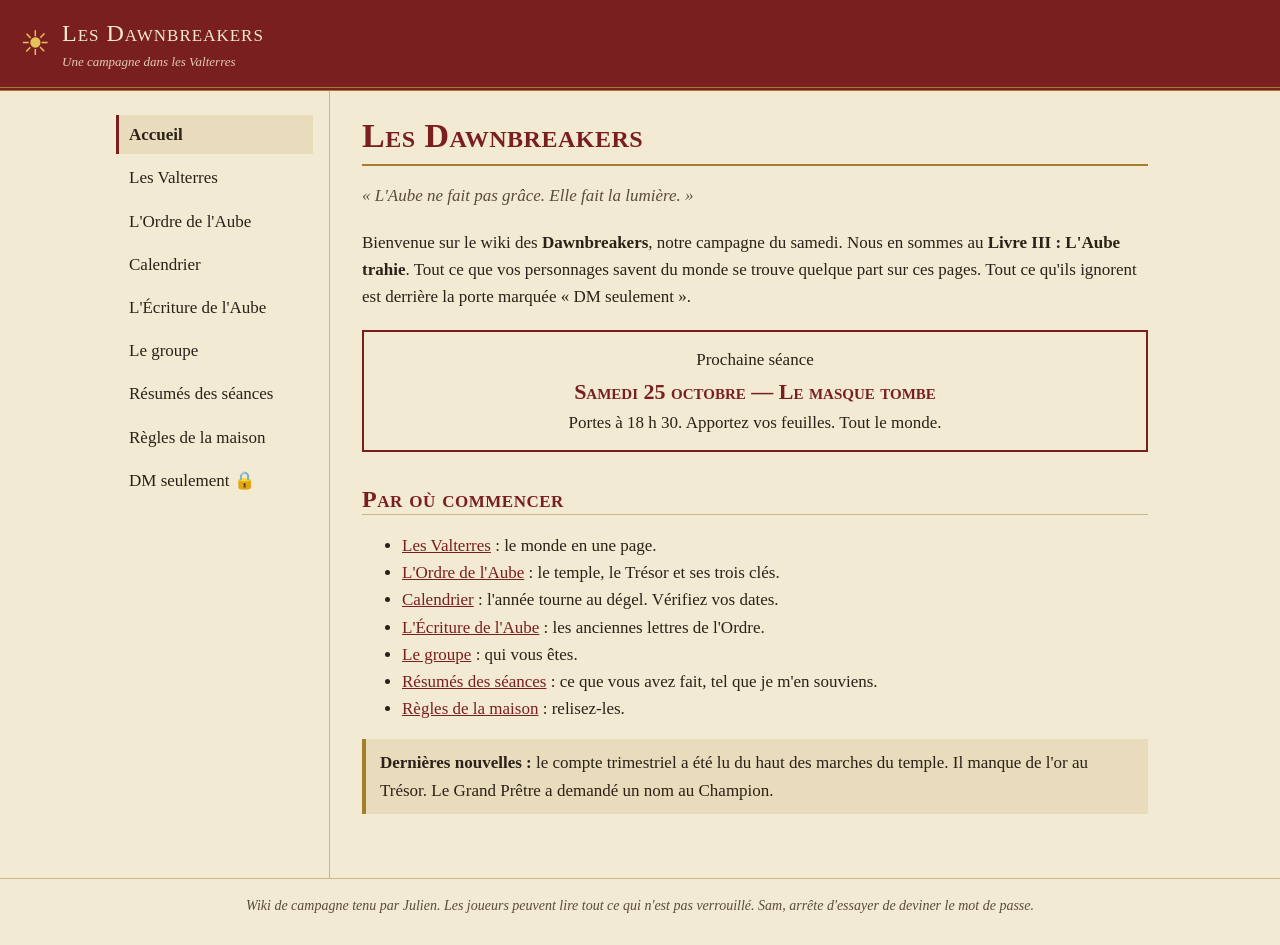
<file: index.html>
<!doctype html>
<html lang="fr">
<head>
  <meta charset="utf-8">
  <meta name="viewport" content="width=device-width, initial-scale=1">
  <meta name="robots" content="noindex">
  <title>Les Dawnbreakers · Les Dawnbreakers</title>
  <link rel="stylesheet" href="style.css">
</head>
<body>
  <header class="masthead">
    <a class="brand" href="index.html">
      <span class="sun" aria-hidden="true">☀</span>
      <span>
        <span class="brand-name">Les Dawnbreakers</span>
        <span class="brand-sub">Une campagne dans les Valterres</span>
      </span>
    </a>
  </header>
  <div class="layout">
    <nav class="sidebar" aria-label="Pages du wiki">
      <ul>
        <li><a href="index.html" aria-current="page">Accueil</a></li>
        <li><a href="valelands.html">Les Valterres</a></li>
        <li><a href="order.html">L'Ordre de l'Aube</a></li>
        <li><a href="calendar.html">Calendrier</a></li>
        <li><a href="script.html">L'Écriture de l'Aube</a></li>
        <li><a href="party.html">Le groupe</a></li>
        <li><a href="recaps.html">Résumés des séances</a></li>
        <li><a href="house-rules.html">Règles de la maison</a></li>
        <li><a href="dm-only.html">DM seulement 🔒</a></li>
      </ul>
    </nav>
    <main>
      <h1>Les Dawnbreakers</h1>
      <p class="epigraph">« L'Aube ne fait pas grâce. Elle fait la lumière. »</p>

      <p>Bienvenue sur le wiki des <b>Dawnbreakers</b>, notre campagne du samedi. Nous en sommes au <b>Livre III : L'Aube trahie</b>. Tout ce que vos personnages savent du monde se trouve quelque part sur ces pages. Tout ce qu'ils ignorent est derrière la porte marquée « DM seulement ».</p>

      <div class="next-session">
        Prochaine séance
        <strong>Samedi 25 octobre — Le masque tombe</strong>
        Portes à 18 h 30. Apportez vos feuilles. Tout le monde.
      </div>

      <h2>Par où commencer</h2>
      <ul>
        <li><a href="valelands.html">Les Valterres</a> : le monde en une page.</li>
        <li><a href="order.html">L'Ordre de l'Aube</a> : le temple, le Trésor et ses trois clés.</li>
        <li><a href="calendar.html">Calendrier</a> : l'année tourne au dégel. Vérifiez vos dates.</li>
        <li><a href="script.html">L'Écriture de l'Aube</a> : les anciennes lettres de l'Ordre.</li>
        <li><a href="party.html">Le groupe</a> : qui vous êtes.</li>
        <li><a href="recaps.html">Résumés des séances</a> : ce que vous avez fait, tel que je m'en souviens.</li>
        <li><a href="house-rules.html">Règles de la maison</a> : relisez-les.</li>
      </ul>

      <div class="note">
        <b>Dernières nouvelles :</b> le compte trimestriel a été lu du haut des marches du temple. Il manque de l'or au Trésor. Le Grand Prêtre a demandé un nom au Champion.
      </div>

    </main>
  </div>
  <footer>
    Wiki de campagne tenu par Julien. Les joueurs peuvent lire tout ce qui n'est pas verrouillé. Sam, arrête d'essayer de deviner le mot de passe.
  </footer>
  
</body>
</html>
</file>
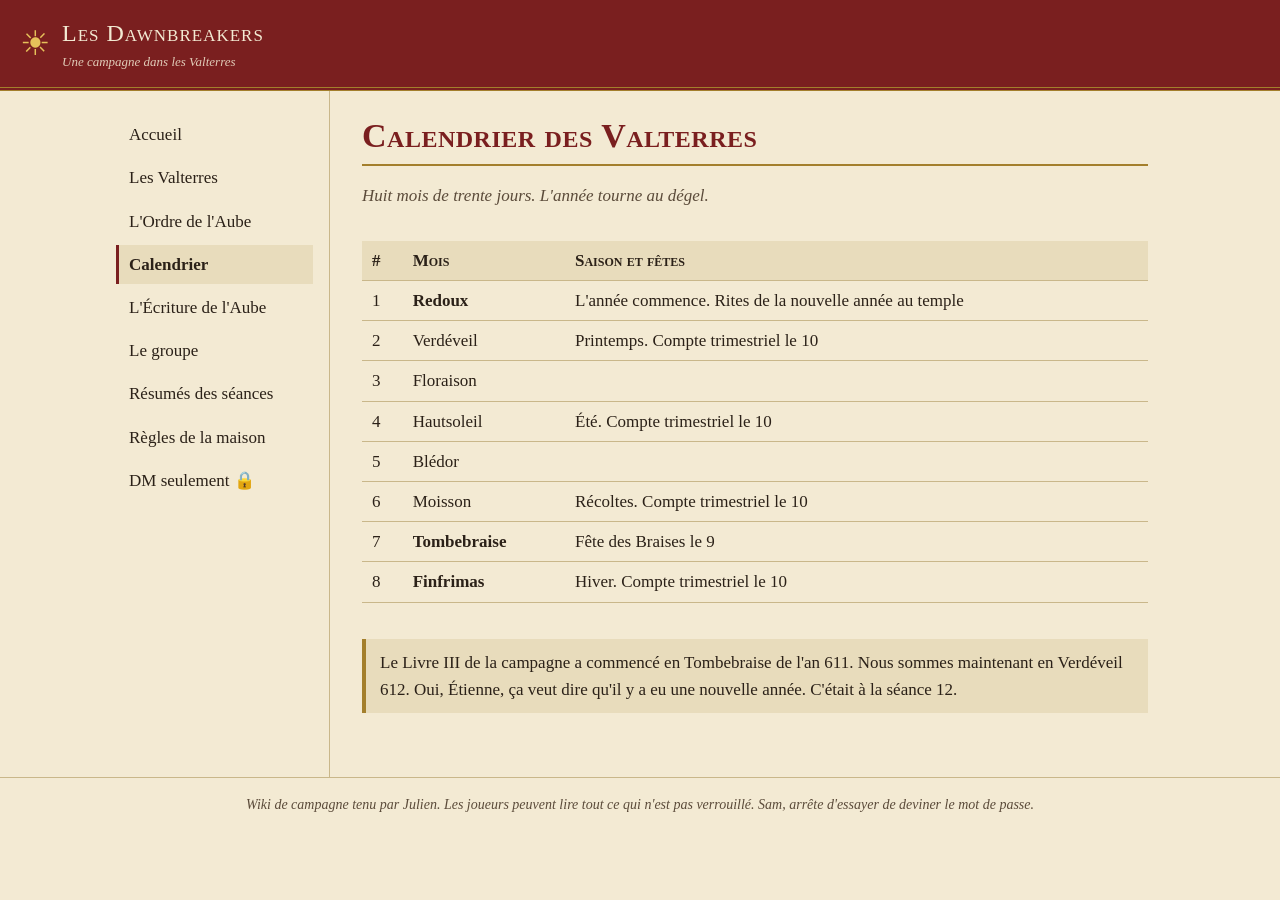
<file: calendar.html>
<!doctype html>
<html lang="fr">
<head>
  <meta charset="utf-8">
  <meta name="viewport" content="width=device-width, initial-scale=1">
  <meta name="robots" content="noindex">
  <title>Calendrier des Valterres · Les Dawnbreakers</title>
  <link rel="stylesheet" href="style.css">
</head>
<body>
  <header class="masthead">
    <a class="brand" href="index.html">
      <span class="sun" aria-hidden="true">☀</span>
      <span>
        <span class="brand-name">Les Dawnbreakers</span>
        <span class="brand-sub">Une campagne dans les Valterres</span>
      </span>
    </a>
  </header>
  <div class="layout">
    <nav class="sidebar" aria-label="Pages du wiki">
      <ul>
        <li><a href="index.html">Accueil</a></li>
        <li><a href="valelands.html">Les Valterres</a></li>
        <li><a href="order.html">L'Ordre de l'Aube</a></li>
        <li><a href="calendar.html" aria-current="page">Calendrier</a></li>
        <li><a href="script.html">L'Écriture de l'Aube</a></li>
        <li><a href="party.html">Le groupe</a></li>
        <li><a href="recaps.html">Résumés des séances</a></li>
        <li><a href="house-rules.html">Règles de la maison</a></li>
        <li><a href="dm-only.html">DM seulement 🔒</a></li>
      </ul>
    </nav>
    <main>
      <h1>Calendrier des Valterres</h1>
      <p class="epigraph">Huit mois de trente jours. L'année tourne au dégel.</p>

      <div class="table-wrap">
      <table>
        <tr><th>#</th><th>Mois</th><th>Saison et fêtes</th></tr>
        <tr><td>1</td><td><b>Redoux</b></td><td>L'année commence. Rites de la nouvelle année au temple</td></tr>
        <tr><td>2</td><td>Verdéveil</td><td>Printemps. Compte trimestriel le 10</td></tr>
        <tr><td>3</td><td>Floraison</td><td></td></tr>
        <tr><td>4</td><td>Hautsoleil</td><td>Été. Compte trimestriel le 10</td></tr>
        <tr><td>5</td><td>Blédor</td><td></td></tr>
        <tr><td>6</td><td>Moisson</td><td>Récoltes. Compte trimestriel le 10</td></tr>
        <tr><td>7</td><td><b>Tombebraise</b></td><td>Fête des Braises le 9</td></tr>
        <tr><td>8</td><td><b>Finfrimas</b></td><td>Hiver. Compte trimestriel le 10</td></tr>
      </table>
      </div>

      <div class="note">
        Le Livre III de la campagne a commencé en Tombebraise de l'an 611. Nous sommes maintenant en Verdéveil 612. Oui, Étienne, ça veut dire qu'il y a eu une nouvelle année. C'était à la séance 12.
      </div>

    </main>
  </div>
  <footer>
    Wiki de campagne tenu par Julien. Les joueurs peuvent lire tout ce qui n'est pas verrouillé. Sam, arrête d'essayer de deviner le mot de passe.
  </footer>
  
</body>
</html>
</file>
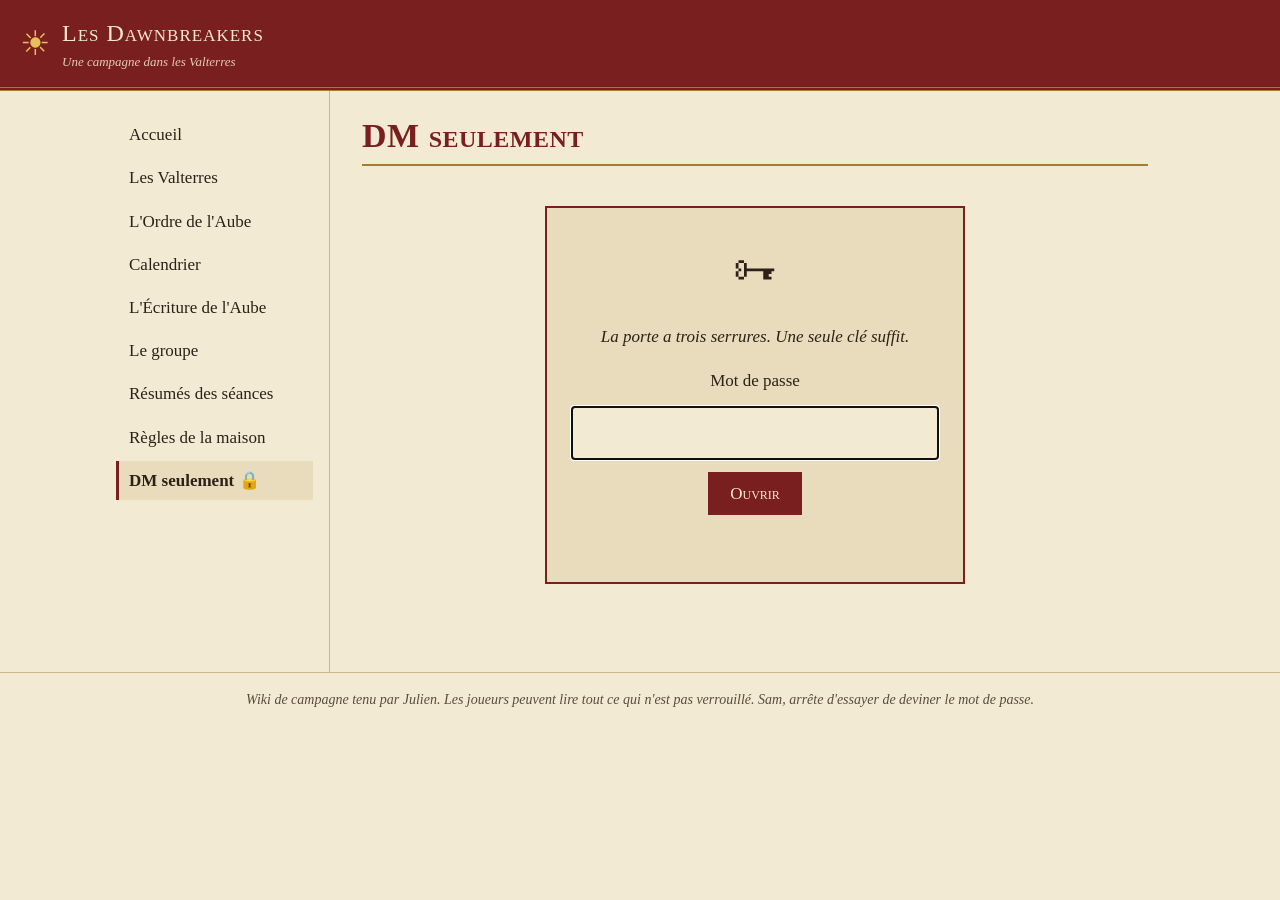
<file: dm-only.html>
<!doctype html>
<html lang="fr">
<head>
  <meta charset="utf-8">
  <meta name="viewport" content="width=device-width, initial-scale=1">
  <meta name="robots" content="noindex">
  <title>DM seulement · Les Dawnbreakers</title>
  <link rel="stylesheet" href="style.css">
</head>
<body>
  <header class="masthead">
    <a class="brand" href="index.html">
      <span class="sun" aria-hidden="true">☀</span>
      <span>
        <span class="brand-name">Les Dawnbreakers</span>
        <span class="brand-sub">Une campagne dans les Valterres</span>
      </span>
    </a>
  </header>
  <div class="layout">
    <nav class="sidebar" aria-label="Pages du wiki">
      <ul>
        <li><a href="index.html">Accueil</a></li>
        <li><a href="valelands.html">Les Valterres</a></li>
        <li><a href="order.html">L'Ordre de l'Aube</a></li>
        <li><a href="calendar.html">Calendrier</a></li>
        <li><a href="script.html">L'Écriture de l'Aube</a></li>
        <li><a href="party.html">Le groupe</a></li>
        <li><a href="recaps.html">Résumés des séances</a></li>
        <li><a href="house-rules.html">Règles de la maison</a></li>
        <li><a href="dm-only.html" aria-current="page">DM seulement 🔒</a></li>
      </ul>
    </nav>
    <main>
      <h1>DM seulement</h1>
      <div id="lock" class="lock">
        <div class="keyhole" aria-hidden="true">🗝</div>
        <p><i>La porte a trois serrures. Une seule clé suffit.</i></p>
        <form id="lock-form" autocomplete="off">
          <label for="lock-input">Mot de passe</label>
          <input id="lock-input" type="text" inputmode="numeric" autocomplete="off" autofocus>
          <button type="submit">Ouvrir</button>
        </form>
        <p id="lock-error" class="lock-error" role="alert"></p>
      </div>
      <div id="vault" hidden></div>

    </main>
  </div>
  <footer>
    Wiki de campagne tenu par Julien. Les joueurs peuvent lire tout ce qui n'est pas verrouillé. Sam, arrête d'essayer de deviner le mot de passe.
  </footer>
  <script src="dm-only.data.js"></script>
  <script src="lock.js"></script>
</body>
</html>
</file>
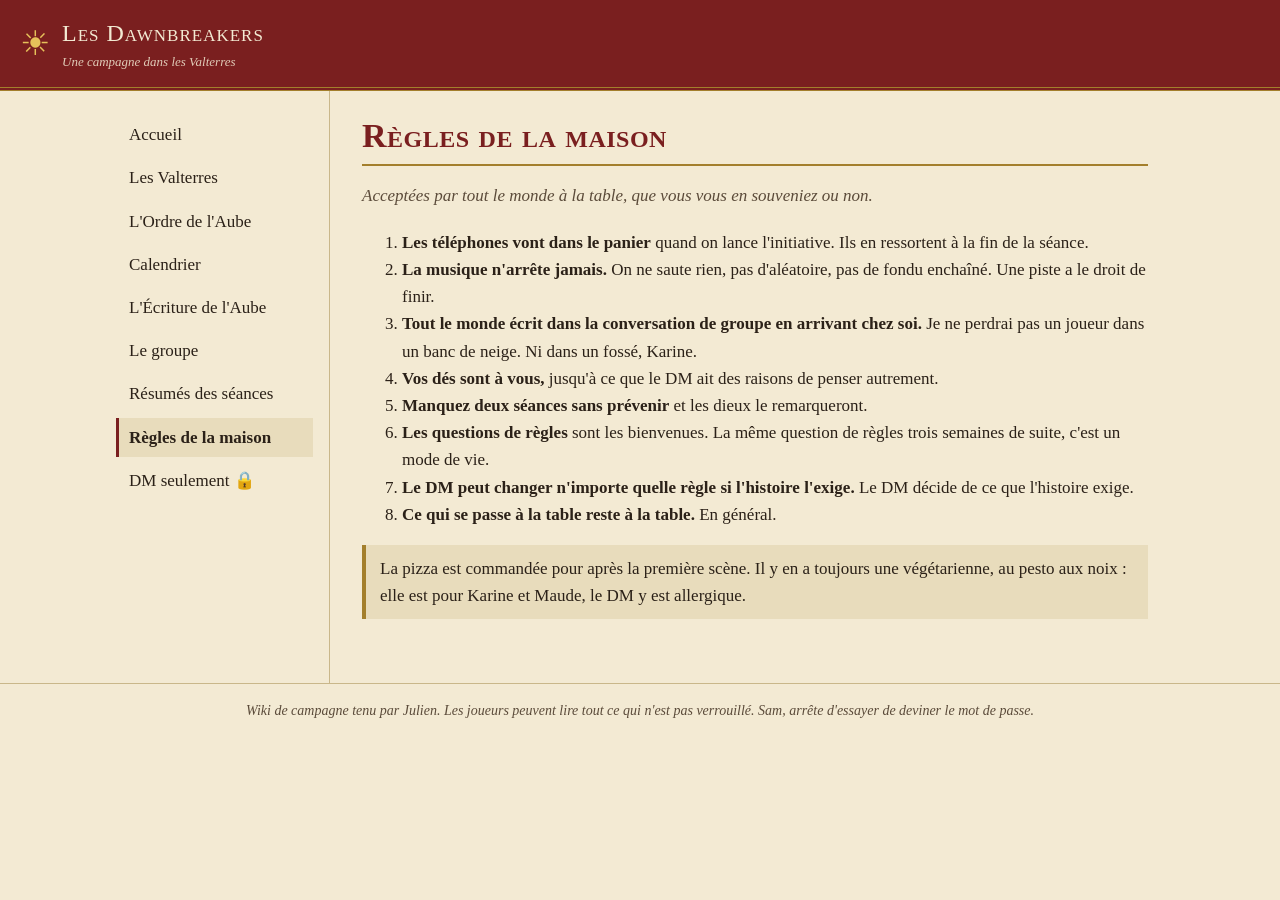
<file: house-rules.html>
<!doctype html>
<html lang="fr">
<head>
  <meta charset="utf-8">
  <meta name="viewport" content="width=device-width, initial-scale=1">
  <meta name="robots" content="noindex">
  <title>Règles de la maison · Les Dawnbreakers</title>
  <link rel="stylesheet" href="style.css">
</head>
<body>
  <header class="masthead">
    <a class="brand" href="index.html">
      <span class="sun" aria-hidden="true">☀</span>
      <span>
        <span class="brand-name">Les Dawnbreakers</span>
        <span class="brand-sub">Une campagne dans les Valterres</span>
      </span>
    </a>
  </header>
  <div class="layout">
    <nav class="sidebar" aria-label="Pages du wiki">
      <ul>
        <li><a href="index.html">Accueil</a></li>
        <li><a href="valelands.html">Les Valterres</a></li>
        <li><a href="order.html">L'Ordre de l'Aube</a></li>
        <li><a href="calendar.html">Calendrier</a></li>
        <li><a href="script.html">L'Écriture de l'Aube</a></li>
        <li><a href="party.html">Le groupe</a></li>
        <li><a href="recaps.html">Résumés des séances</a></li>
        <li><a href="house-rules.html" aria-current="page">Règles de la maison</a></li>
        <li><a href="dm-only.html">DM seulement 🔒</a></li>
      </ul>
    </nav>
    <main>
      <h1>Règles de la maison</h1>
      <p class="epigraph">Acceptées par tout le monde à la table, que vous vous en souveniez ou non.</p>

      <ol>
        <li><b>Les téléphones vont dans le panier</b> quand on lance l'initiative. Ils en ressortent à la fin de la séance.</li>
        <li><b>La musique n'arrête jamais.</b> On ne saute rien, pas d'aléatoire, pas de fondu enchaîné. Une piste a le droit de finir.</li>
        <li><b>Tout le monde écrit dans la conversation de groupe en arrivant chez soi.</b> Je ne perdrai pas un joueur dans un banc de neige. Ni dans un fossé, Karine.</li>
        <li><b>Vos dés sont à vous,</b> jusqu'à ce que le DM ait des raisons de penser autrement.</li>
        <li><b>Manquez deux séances sans prévenir</b> et les dieux le remarqueront.</li>
        <li><b>Les questions de règles</b> sont les bienvenues. La même question de règles trois semaines de suite, c'est un mode de vie.</li>
        <li><b>Le DM peut changer n'importe quelle règle si l'histoire l'exige.</b> Le DM décide de ce que l'histoire exige.</li>
        <li><b>Ce qui se passe à la table reste à la table.</b> En général.</li>
      </ol>

      <div class="note">La pizza est commandée pour après la première scène. Il y en a toujours une végétarienne, au pesto aux noix : elle est pour Karine et Maude, le DM y est allergique.</div>

    </main>
  </div>
  <footer>
    Wiki de campagne tenu par Julien. Les joueurs peuvent lire tout ce qui n'est pas verrouillé. Sam, arrête d'essayer de deviner le mot de passe.
  </footer>
  
</body>
</html>
</file>
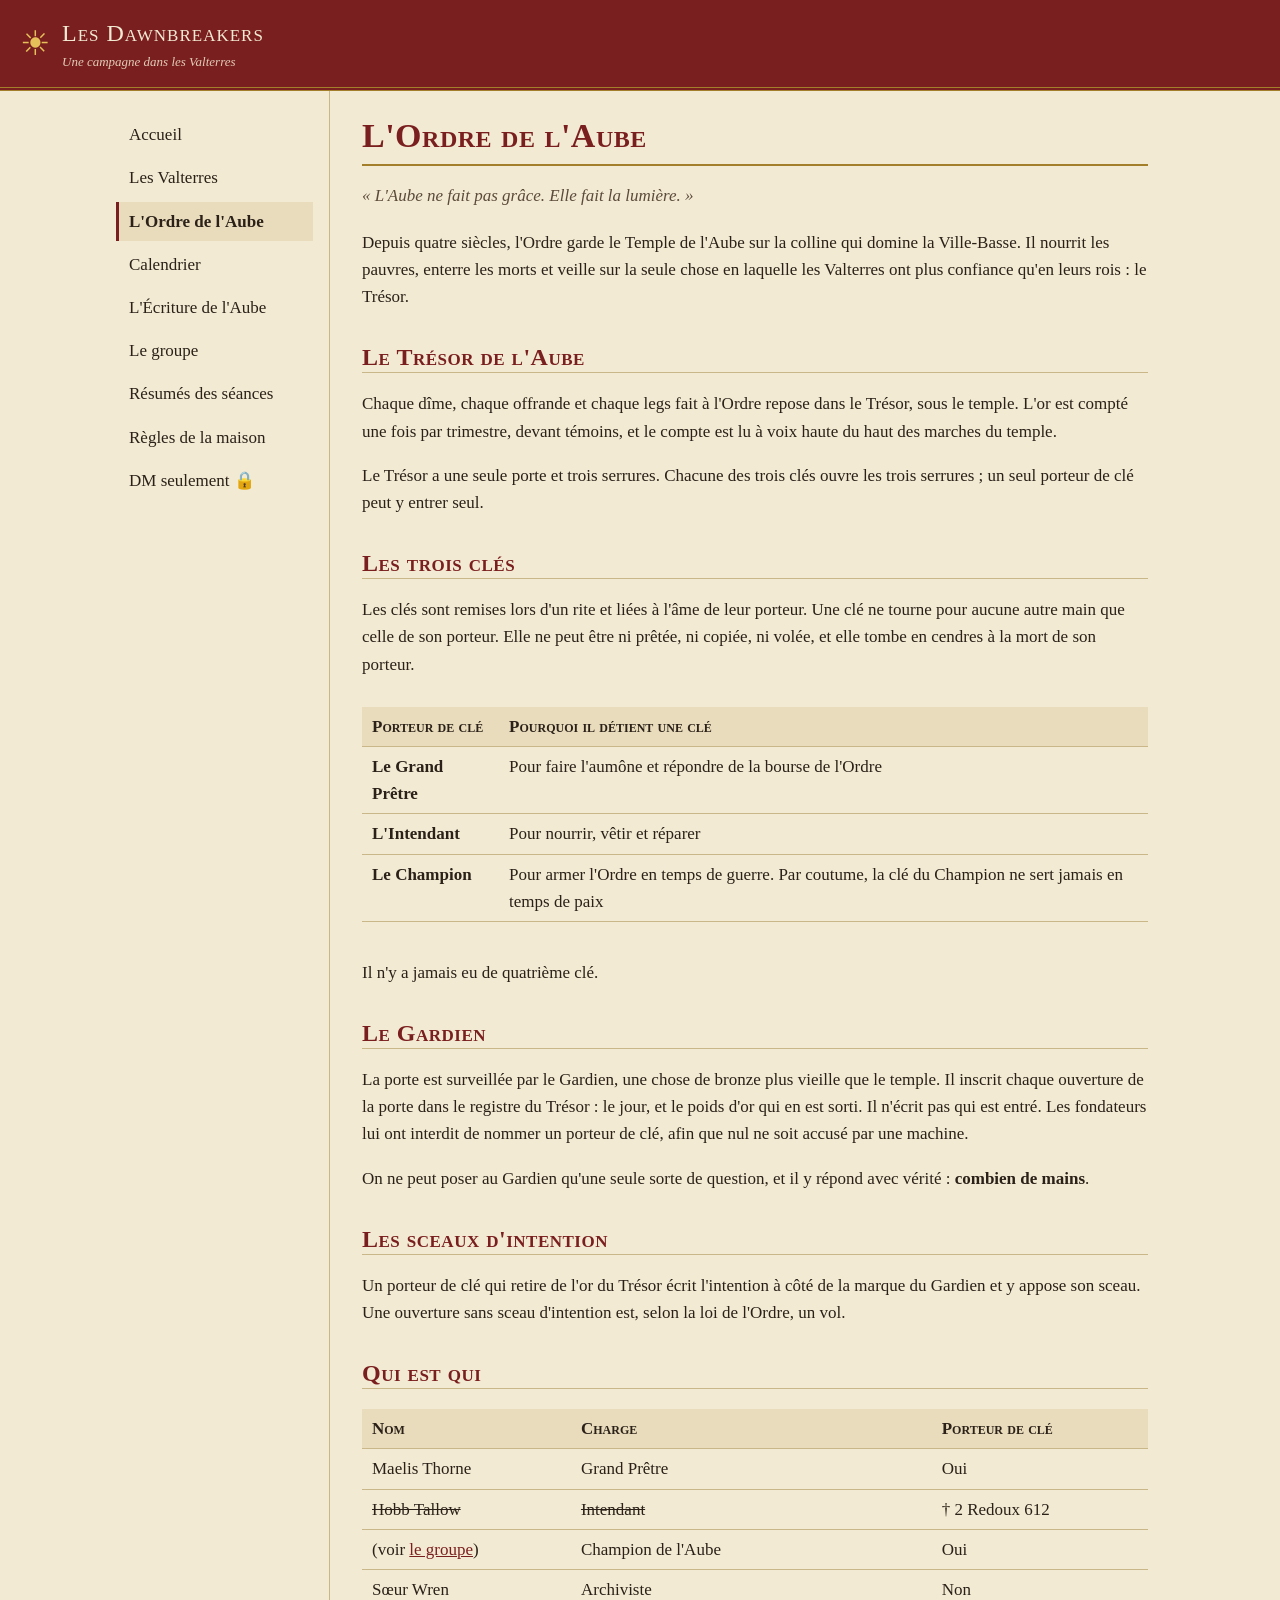
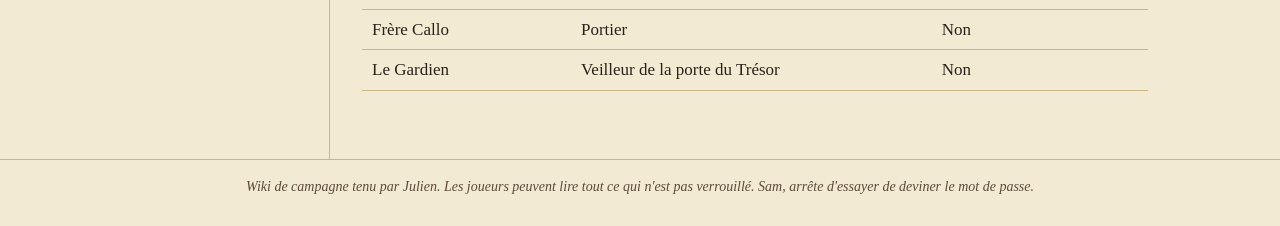
<file: order.html>
<!doctype html>
<html lang="fr">
<head>
  <meta charset="utf-8">
  <meta name="viewport" content="width=device-width, initial-scale=1">
  <meta name="robots" content="noindex">
  <title>L'Ordre de l'Aube · Les Dawnbreakers</title>
  <link rel="stylesheet" href="style.css">
</head>
<body>
  <header class="masthead">
    <a class="brand" href="index.html">
      <span class="sun" aria-hidden="true">☀</span>
      <span>
        <span class="brand-name">Les Dawnbreakers</span>
        <span class="brand-sub">Une campagne dans les Valterres</span>
      </span>
    </a>
  </header>
  <div class="layout">
    <nav class="sidebar" aria-label="Pages du wiki">
      <ul>
        <li><a href="index.html">Accueil</a></li>
        <li><a href="valelands.html">Les Valterres</a></li>
        <li><a href="order.html" aria-current="page">L'Ordre de l'Aube</a></li>
        <li><a href="calendar.html">Calendrier</a></li>
        <li><a href="script.html">L'Écriture de l'Aube</a></li>
        <li><a href="party.html">Le groupe</a></li>
        <li><a href="recaps.html">Résumés des séances</a></li>
        <li><a href="house-rules.html">Règles de la maison</a></li>
        <li><a href="dm-only.html">DM seulement 🔒</a></li>
      </ul>
    </nav>
    <main>
      <h1>L'Ordre de l'Aube</h1>
      <p class="epigraph">« L'Aube ne fait pas grâce. Elle fait la lumière. »</p>

      <p>Depuis quatre siècles, l'Ordre garde le Temple de l'Aube sur la colline qui domine la Ville-Basse. Il nourrit les pauvres, enterre les morts et veille sur la seule chose en laquelle les Valterres ont plus confiance qu'en leurs rois : le Trésor.</p>

      <h2>Le Trésor de l'Aube</h2>
      <p>Chaque dîme, chaque offrande et chaque legs fait à l'Ordre repose dans le Trésor, sous le temple. L'or est compté une fois par trimestre, devant témoins, et le compte est lu à voix haute du haut des marches du temple.</p>
      <p>Le Trésor a une seule porte et trois serrures. Chacune des trois clés ouvre les trois serrures ; un seul porteur de clé peut y entrer seul.</p>

      <h2>Les trois clés</h2>
      <p>Les clés sont remises lors d'un rite et liées à l'âme de leur porteur. Une clé ne tourne pour aucune autre main que celle de son porteur. Elle ne peut être ni prêtée, ni copiée, ni volée, et elle tombe en cendres à la mort de son porteur.</p>
      <div class="table-wrap">
      <table>
        <tr><th>Porteur de clé</th><th>Pourquoi il détient une clé</th></tr>
        <tr><td><b>Le Grand Prêtre</b></td><td>Pour faire l'aumône et répondre de la bourse de l'Ordre</td></tr>
        <tr><td><b>L'Intendant</b></td><td>Pour nourrir, vêtir et réparer</td></tr>
        <tr><td><b>Le Champion</b></td><td>Pour armer l'Ordre en temps de guerre. Par coutume, la clé du Champion ne sert jamais en temps de paix</td></tr>
      </table>
      </div>
      <p>Il n'y a jamais eu de quatrième clé.</p>

      <h2>Le Gardien</h2>
      <p>La porte est surveillée par le Gardien, une chose de bronze plus vieille que le temple. Il inscrit chaque ouverture de la porte dans le registre du Trésor : le jour, et le poids d'or qui en est sorti. Il n'écrit pas qui est entré. Les fondateurs lui ont interdit de nommer un porteur de clé, afin que nul ne soit accusé par une machine.</p>
      <p>On ne peut poser au Gardien qu'une seule sorte de question, et il y répond avec vérité : <b>combien de mains</b>.</p>

      <h2>Les sceaux d'intention</h2>
      <p>Un porteur de clé qui retire de l'or du Trésor écrit l'intention à côté de la marque du Gardien et y appose son sceau. Une ouverture sans sceau d'intention est, selon la loi de l'Ordre, un vol.</p>

      <h2>Qui est qui</h2>
      <div class="table-wrap">
      <table>
        <tr><th>Nom</th><th>Charge</th><th>Porteur de clé</th></tr>
        <tr><td>Maelis Thorne</td><td>Grand Prêtre</td><td>Oui</td></tr>
        <tr><td><s>Hobb Tallow</s></td><td><s>Intendant</s></td><td>† 2 Redoux 612</td></tr>
        <tr><td>(voir <a href="party.html">le groupe</a>)</td><td>Champion de l'Aube</td><td>Oui</td></tr>
        <tr><td>Sœur Wren</td><td>Archiviste</td><td>Non</td></tr>
        <tr><td>Frère Callo</td><td>Portier</td><td>Non</td></tr>
        <tr><td>Le Gardien</td><td>Veilleur de la porte du Trésor</td><td>Non</td></tr>
      </table>
      </div>

    </main>
  </div>
  <footer>
    Wiki de campagne tenu par Julien. Les joueurs peuvent lire tout ce qui n'est pas verrouillé. Sam, arrête d'essayer de deviner le mot de passe.
  </footer>
  
</body>
</html>
</file>
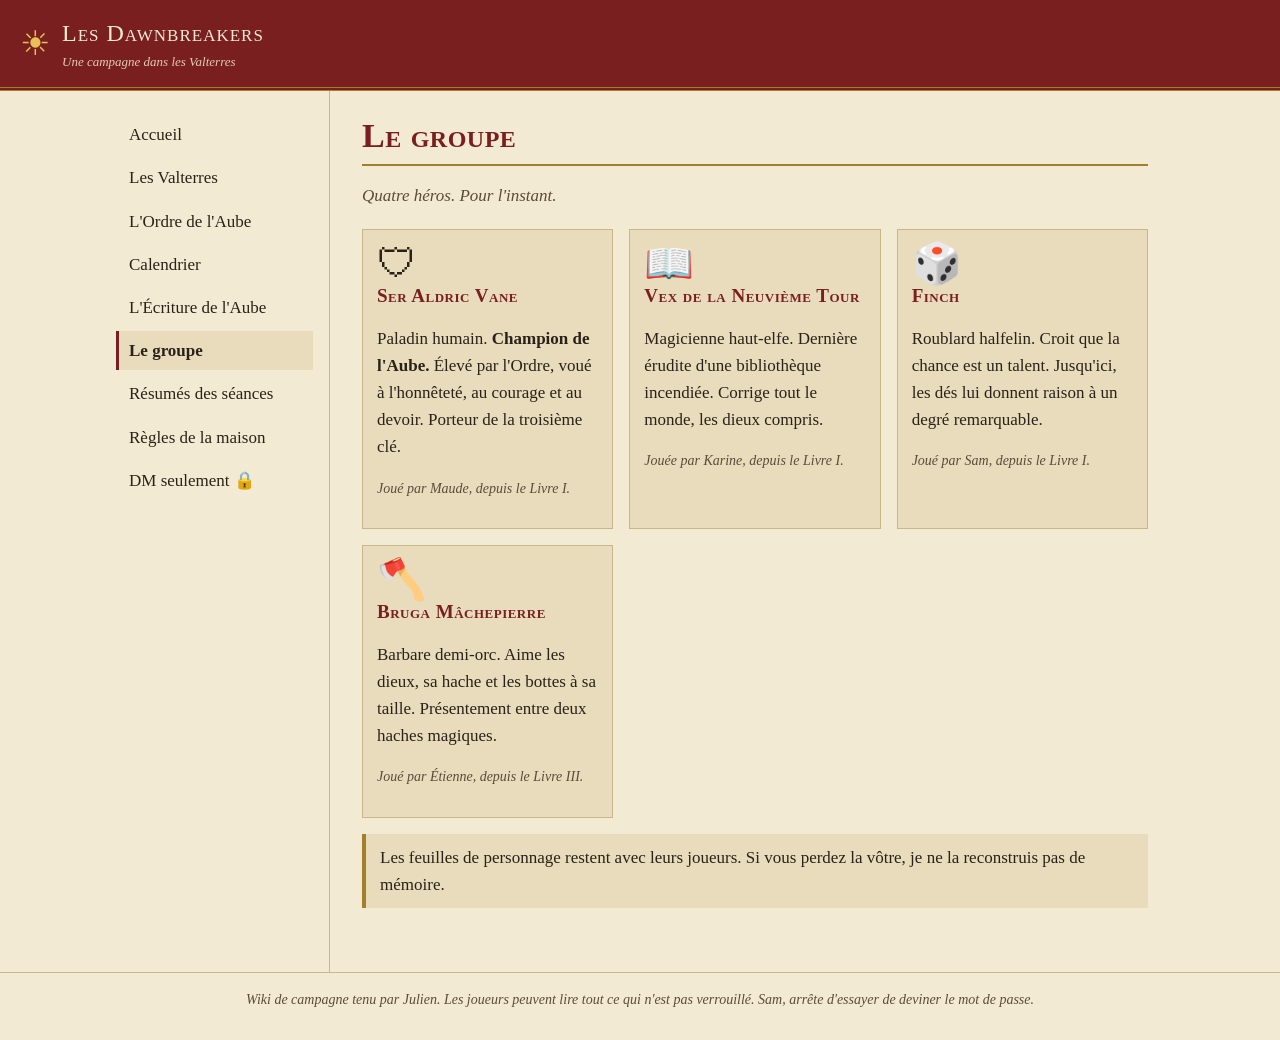
<file: party.html>
<!doctype html>
<html lang="fr">
<head>
  <meta charset="utf-8">
  <meta name="viewport" content="width=device-width, initial-scale=1">
  <meta name="robots" content="noindex">
  <title>Le groupe · Les Dawnbreakers</title>
  <link rel="stylesheet" href="style.css">
</head>
<body>
  <header class="masthead">
    <a class="brand" href="index.html">
      <span class="sun" aria-hidden="true">☀</span>
      <span>
        <span class="brand-name">Les Dawnbreakers</span>
        <span class="brand-sub">Une campagne dans les Valterres</span>
      </span>
    </a>
  </header>
  <div class="layout">
    <nav class="sidebar" aria-label="Pages du wiki">
      <ul>
        <li><a href="index.html">Accueil</a></li>
        <li><a href="valelands.html">Les Valterres</a></li>
        <li><a href="order.html">L'Ordre de l'Aube</a></li>
        <li><a href="calendar.html">Calendrier</a></li>
        <li><a href="script.html">L'Écriture de l'Aube</a></li>
        <li><a href="party.html" aria-current="page">Le groupe</a></li>
        <li><a href="recaps.html">Résumés des séances</a></li>
        <li><a href="house-rules.html">Règles de la maison</a></li>
        <li><a href="dm-only.html">DM seulement 🔒</a></li>
      </ul>
    </nav>
    <main>
      <h1>Le groupe</h1>
      <p class="epigraph">Quatre héros. Pour l'instant.</p>

      <div class="party">
        <div class="hero">
          <div class="crest" aria-hidden="true">🛡</div>
          <h3>Ser Aldric Vane</h3>
          <p>Paladin humain. <b>Champion de l'Aube.</b> Élevé par l'Ordre, voué à l'honnêteté, au courage et au devoir. Porteur de la troisième clé.</p>
          <p class="player">Joué par Maude, depuis le Livre I.</p>
        </div>
        <div class="hero">
          <div class="crest" aria-hidden="true">📖</div>
          <h3>Vex de la Neuvième Tour</h3>
          <p>Magicienne haut-elfe. Dernière érudite d'une bibliothèque incendiée. Corrige tout le monde, les dieux compris.</p>
          <p class="player">Jouée par Karine, depuis le Livre I.</p>
        </div>
        <div class="hero">
          <div class="crest" aria-hidden="true">🎲</div>
          <h3>Finch</h3>
          <p>Roublard halfelin. Croit que la chance est un talent. Jusqu'ici, les dés lui donnent raison à un degré remarquable.</p>
          <p class="player">Joué par Sam, depuis le Livre I.</p>
        </div>
        <div class="hero">
          <div class="crest" aria-hidden="true">🪓</div>
          <h3>Bruga Mâchepierre</h3>
          <p>Barbare demi-orc. Aime les dieux, sa hache et les bottes à sa taille. Présentement entre deux haches magiques.</p>
          <p class="player">Joué par Étienne, depuis le Livre III.</p>
        </div>
      </div>

      <div class="note">Les feuilles de personnage restent avec leurs joueurs. Si vous perdez la vôtre, je ne la reconstruis pas de mémoire.</div>

    </main>
  </div>
  <footer>
    Wiki de campagne tenu par Julien. Les joueurs peuvent lire tout ce qui n'est pas verrouillé. Sam, arrête d'essayer de deviner le mot de passe.
  </footer>
  
</body>
</html>
</file>
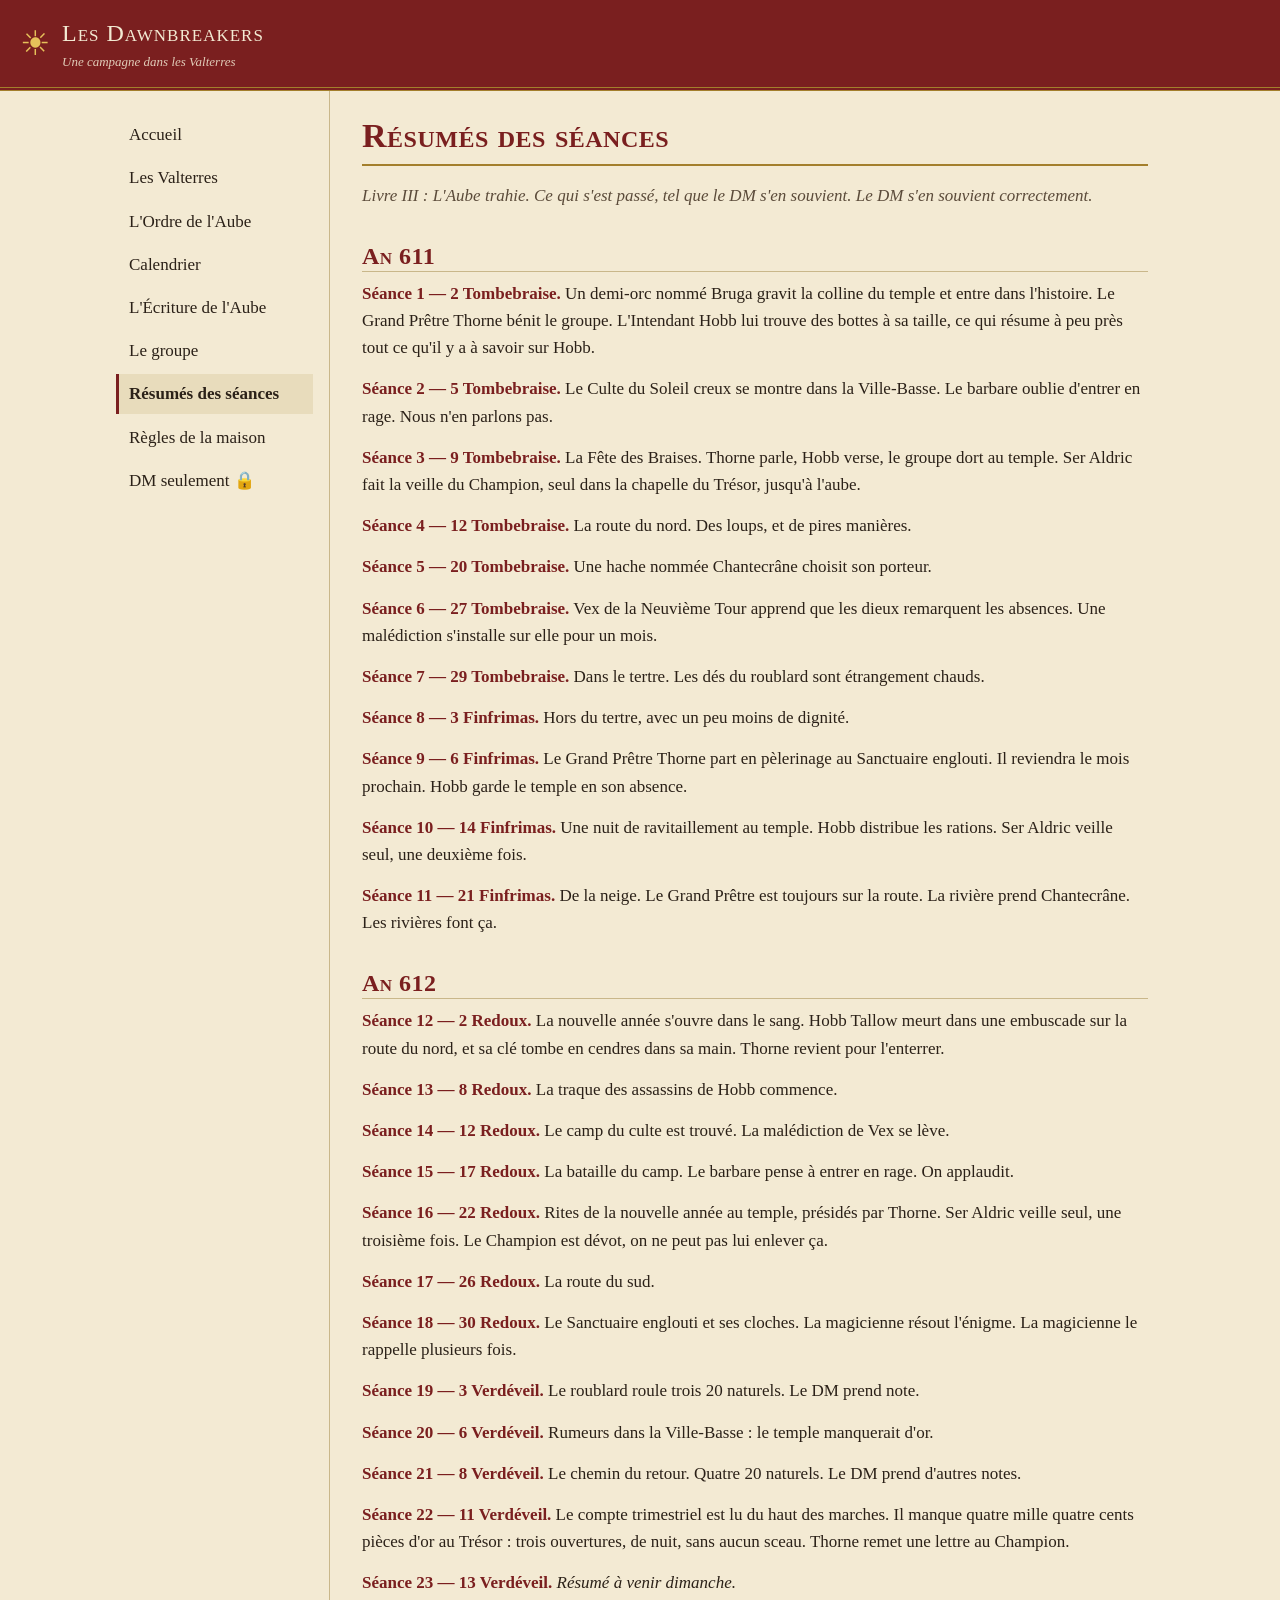
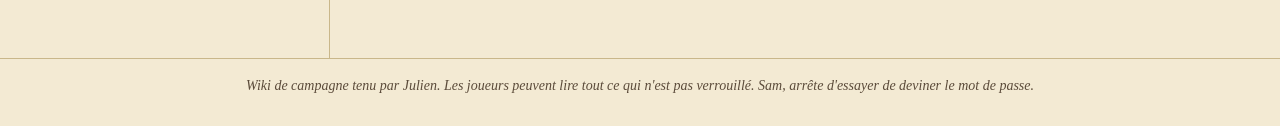
<file: recaps.html>
<!doctype html>
<html lang="fr">
<head>
  <meta charset="utf-8">
  <meta name="viewport" content="width=device-width, initial-scale=1">
  <meta name="robots" content="noindex">
  <title>Résumés des séances · Les Dawnbreakers</title>
  <link rel="stylesheet" href="style.css">
</head>
<body>
  <header class="masthead">
    <a class="brand" href="index.html">
      <span class="sun" aria-hidden="true">☀</span>
      <span>
        <span class="brand-name">Les Dawnbreakers</span>
        <span class="brand-sub">Une campagne dans les Valterres</span>
      </span>
    </a>
  </header>
  <div class="layout">
    <nav class="sidebar" aria-label="Pages du wiki">
      <ul>
        <li><a href="index.html">Accueil</a></li>
        <li><a href="valelands.html">Les Valterres</a></li>
        <li><a href="order.html">L'Ordre de l'Aube</a></li>
        <li><a href="calendar.html">Calendrier</a></li>
        <li><a href="script.html">L'Écriture de l'Aube</a></li>
        <li><a href="party.html">Le groupe</a></li>
        <li><a href="recaps.html" aria-current="page">Résumés des séances</a></li>
        <li><a href="house-rules.html">Règles de la maison</a></li>
        <li><a href="dm-only.html">DM seulement 🔒</a></li>
      </ul>
    </nav>
    <main>
      <h1>Résumés des séances</h1>
      <p class="epigraph">Livre III : L'Aube trahie. Ce qui s'est passé, tel que le DM s'en souvient. Le DM s'en souvient correctement.</p>

      <h2>An 611</h2>
      <p class="recap"><b>Séance 1 — 2 Tombebraise.</b> Un demi-orc nommé Bruga gravit la colline du temple et entre dans l'histoire. Le Grand Prêtre Thorne bénit le groupe. L'Intendant Hobb lui trouve des bottes à sa taille, ce qui résume à peu près tout ce qu'il y a à savoir sur Hobb.</p>
      <p class="recap"><b>Séance 2 — 5 Tombebraise.</b> Le Culte du Soleil creux se montre dans la Ville-Basse. Le barbare oublie d'entrer en rage. Nous n'en parlons pas.</p>
      <p class="recap"><b>Séance 3 — 9 Tombebraise.</b> La Fête des Braises. Thorne parle, Hobb verse, le groupe dort au temple. Ser Aldric fait la veille du Champion, seul dans la chapelle du Trésor, jusqu'à l'aube.</p>
      <p class="recap"><b>Séance 4 — 12 Tombebraise.</b> La route du nord. Des loups, et de pires manières.</p>
      <p class="recap"><b>Séance 5 — 20 Tombebraise.</b> Une hache nommée Chantecrâne choisit son porteur.</p>
      <p class="recap"><b>Séance 6 — 27 Tombebraise.</b> Vex de la Neuvième Tour apprend que les dieux remarquent les absences. Une malédiction s'installe sur elle pour un mois.</p>
      <p class="recap"><b>Séance 7 — 29 Tombebraise.</b> Dans le tertre. Les dés du roublard sont étrangement chauds.</p>
      <p class="recap"><b>Séance 8 — 3 Finfrimas.</b> Hors du tertre, avec un peu moins de dignité.</p>
      <p class="recap"><b>Séance 9 — 6 Finfrimas.</b> Le Grand Prêtre Thorne part en pèlerinage au Sanctuaire englouti. Il reviendra le mois prochain. Hobb garde le temple en son absence.</p>
      <p class="recap"><b>Séance 10 — 14 Finfrimas.</b> Une nuit de ravitaillement au temple. Hobb distribue les rations. Ser Aldric veille seul, une deuxième fois.</p>
      <p class="recap"><b>Séance 11 — 21 Finfrimas.</b> De la neige. Le Grand Prêtre est toujours sur la route. La rivière prend Chantecrâne. Les rivières font ça.</p>

      <h2>An 612</h2>
      <p class="recap"><b>Séance 12 — 2 Redoux.</b> La nouvelle année s'ouvre dans le sang. Hobb Tallow meurt dans une embuscade sur la route du nord, et sa clé tombe en cendres dans sa main. Thorne revient pour l'enterrer.</p>
      <p class="recap"><b>Séance 13 — 8 Redoux.</b> La traque des assassins de Hobb commence.</p>
      <p class="recap"><b>Séance 14 — 12 Redoux.</b> Le camp du culte est trouvé. La malédiction de Vex se lève.</p>
      <p class="recap"><b>Séance 15 — 17 Redoux.</b> La bataille du camp. Le barbare pense à entrer en rage. On applaudit.</p>
      <p class="recap"><b>Séance 16 — 22 Redoux.</b> Rites de la nouvelle année au temple, présidés par Thorne. Ser Aldric veille seul, une troisième fois. Le Champion est dévot, on ne peut pas lui enlever ça.</p>
      <p class="recap"><b>Séance 17 — 26 Redoux.</b> La route du sud.</p>
      <p class="recap"><b>Séance 18 — 30 Redoux.</b> Le Sanctuaire englouti et ses cloches. La magicienne résout l'énigme. La magicienne le rappelle plusieurs fois.</p>
      <p class="recap"><b>Séance 19 — 3 Verdéveil.</b> Le roublard roule trois 20 naturels. Le DM prend note.</p>
      <p class="recap"><b>Séance 20 — 6 Verdéveil.</b> Rumeurs dans la Ville-Basse : le temple manquerait d'or.</p>
      <p class="recap"><b>Séance 21 — 8 Verdéveil.</b> Le chemin du retour. Quatre 20 naturels. Le DM prend d'autres notes.</p>
      <p class="recap"><b>Séance 22 — 11 Verdéveil.</b> Le compte trimestriel est lu du haut des marches. Il manque quatre mille quatre cents pièces d'or au Trésor : trois ouvertures, de nuit, sans aucun sceau. Thorne remet une lettre au Champion.</p>
      <p class="recap"><b>Séance 23 — 13 Verdéveil.</b> <i>Résumé à venir dimanche.</i></p>

    </main>
  </div>
  <footer>
    Wiki de campagne tenu par Julien. Les joueurs peuvent lire tout ce qui n'est pas verrouillé. Sam, arrête d'essayer de deviner le mot de passe.
  </footer>
  
</body>
</html>
</file>
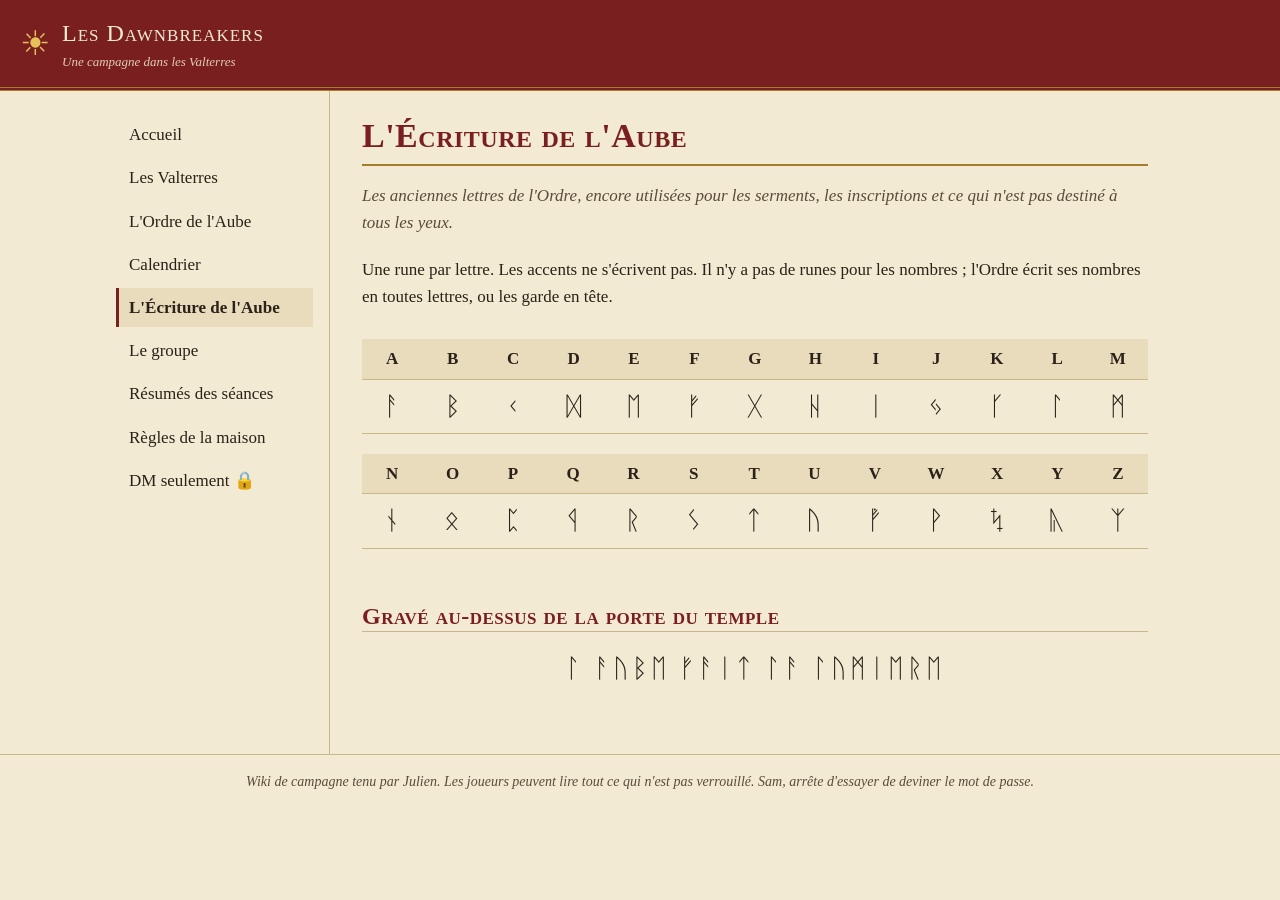
<file: script.html>
<!doctype html>
<html lang="fr">
<head>
  <meta charset="utf-8">
  <meta name="viewport" content="width=device-width, initial-scale=1">
  <meta name="robots" content="noindex">
  <title>L'Écriture de l'Aube · Les Dawnbreakers</title>
  <link rel="stylesheet" href="style.css">
</head>
<body>
  <header class="masthead">
    <a class="brand" href="index.html">
      <span class="sun" aria-hidden="true">☀</span>
      <span>
        <span class="brand-name">Les Dawnbreakers</span>
        <span class="brand-sub">Une campagne dans les Valterres</span>
      </span>
    </a>
  </header>
  <div class="layout">
    <nav class="sidebar" aria-label="Pages du wiki">
      <ul>
        <li><a href="index.html">Accueil</a></li>
        <li><a href="valelands.html">Les Valterres</a></li>
        <li><a href="order.html">L'Ordre de l'Aube</a></li>
        <li><a href="calendar.html">Calendrier</a></li>
        <li><a href="script.html" aria-current="page">L'Écriture de l'Aube</a></li>
        <li><a href="party.html">Le groupe</a></li>
        <li><a href="recaps.html">Résumés des séances</a></li>
        <li><a href="house-rules.html">Règles de la maison</a></li>
        <li><a href="dm-only.html">DM seulement 🔒</a></li>
      </ul>
    </nav>
    <main>
      <h1>L'Écriture de l'Aube</h1>
      <p class="epigraph">Les anciennes lettres de l'Ordre, encore utilisées pour les serments, les inscriptions et ce qui n'est pas destiné à tous les yeux.</p>

      <p>Une rune par lettre. Les accents ne s'écrivent pas. Il n'y a pas de runes pour les nombres ; l'Ordre écrit ses nombres en toutes lettres, ou les garde en tête.</p>

      <div class="table-wrap">
      <table class="rune-table">
        <tr><th>A</th><th>B</th><th>C</th><th>D</th><th>E</th><th>F</th><th>G</th><th>H</th><th>I</th><th>J</th><th>K</th><th>L</th><th>M</th></tr>
        <tr><td>ᚨ</td><td>ᛒ</td><td>ᚲ</td><td>ᛞ</td><td>ᛖ</td><td>ᚠ</td><td>ᚷ</td><td>ᚺ</td><td>ᛁ</td><td>ᛃ</td><td>ᚴ</td><td>ᛚ</td><td>ᛗ</td></tr>
      </table>
      <table class="rune-table">
        <tr><th>N</th><th>O</th><th>P</th><th>Q</th><th>R</th><th>S</th><th>T</th><th>U</th><th>V</th><th>W</th><th>X</th><th>Y</th><th>Z</th></tr>
        <tr><td>ᚾ</td><td>ᛟ</td><td>ᛈ</td><td>ᛩ</td><td>ᚱ</td><td>ᛊ</td><td>ᛏ</td><td>ᚢ</td><td>ᚡ</td><td>ᚹ</td><td>ᛪ</td><td>ᚣ</td><td>ᛉ</td></tr>
      </table>
      </div>

      <h2>Gravé au-dessus de la porte du temple</h2>
      <p class="runes">ᛚ ᚨᚢᛒᛖ ᚠᚨᛁᛏ ᛚᚨ ᛚᚢᛗᛁᛖᚱᛖ</p>

    </main>
  </div>
  <footer>
    Wiki de campagne tenu par Julien. Les joueurs peuvent lire tout ce qui n'est pas verrouillé. Sam, arrête d'essayer de deviner le mot de passe.
  </footer>
  
</body>
</html>
</file>
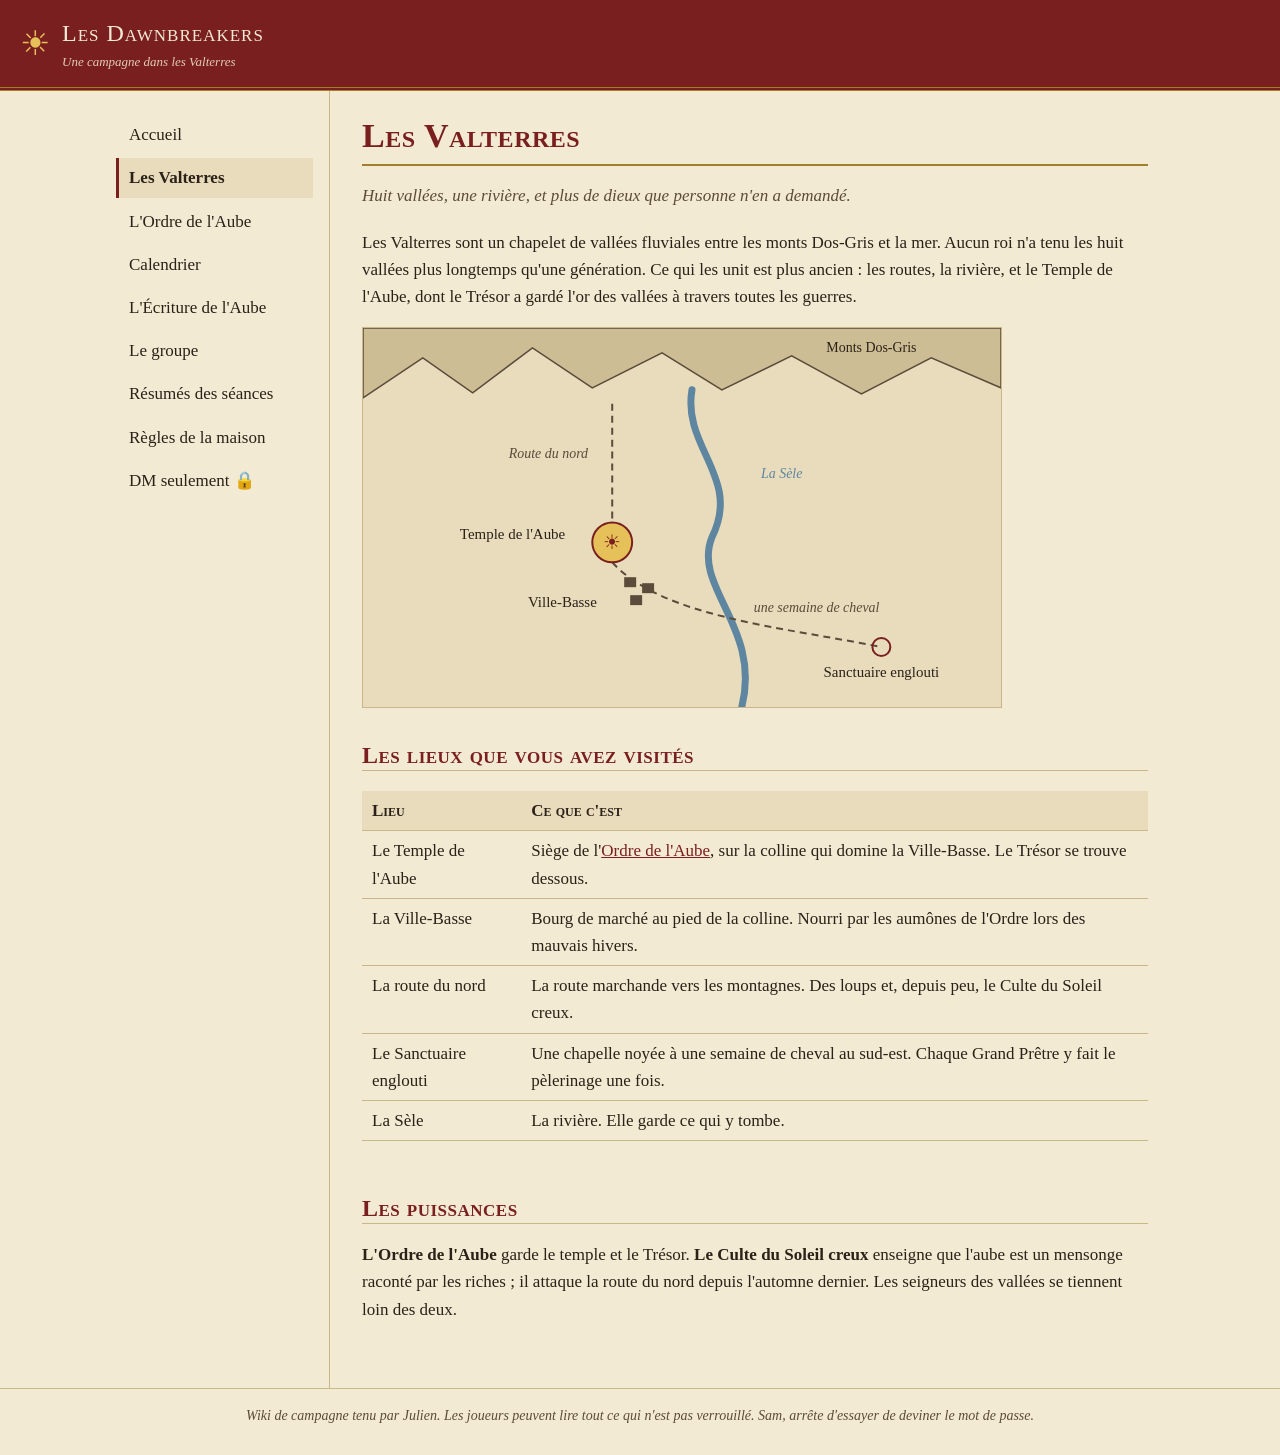
<file: valelands.html>
<!doctype html>
<html lang="fr">
<head>
  <meta charset="utf-8">
  <meta name="viewport" content="width=device-width, initial-scale=1">
  <meta name="robots" content="noindex">
  <title>Les Valterres · Les Dawnbreakers</title>
  <link rel="stylesheet" href="style.css">
</head>
<body>
  <header class="masthead">
    <a class="brand" href="index.html">
      <span class="sun" aria-hidden="true">☀</span>
      <span>
        <span class="brand-name">Les Dawnbreakers</span>
        <span class="brand-sub">Une campagne dans les Valterres</span>
      </span>
    </a>
  </header>
  <div class="layout">
    <nav class="sidebar" aria-label="Pages du wiki">
      <ul>
        <li><a href="index.html">Accueil</a></li>
        <li><a href="valelands.html" aria-current="page">Les Valterres</a></li>
        <li><a href="order.html">L'Ordre de l'Aube</a></li>
        <li><a href="calendar.html">Calendrier</a></li>
        <li><a href="script.html">L'Écriture de l'Aube</a></li>
        <li><a href="party.html">Le groupe</a></li>
        <li><a href="recaps.html">Résumés des séances</a></li>
        <li><a href="house-rules.html">Règles de la maison</a></li>
        <li><a href="dm-only.html">DM seulement 🔒</a></li>
      </ul>
    </nav>
    <main>
      <h1>Les Valterres</h1>
      <p class="epigraph">Huit vallées, une rivière, et plus de dieux que personne n'en a demandé.</p>

      <p>Les Valterres sont un chapelet de vallées fluviales entre les monts Dos-Gris et la mer. Aucun roi n'a tenu les huit vallées plus longtemps qu'une génération. Ce qui les unit est plus ancien : les routes, la rivière, et le Temple de l'Aube, dont le Trésor a gardé l'or des vallées à travers toutes les guerres.</p>

      <svg class="map" viewBox="0 0 640 380" role="img" aria-label="Carte du centre des Valterres">
        <path d="M0 70 L60 30 L110 65 L170 20 L230 60 L300 25 L360 62 L430 28 L500 66 L570 30 L640 60 L640 0 L0 0 Z" fill="#cdbd94" stroke="#5b4b3a" stroke-width="1.5"/>
        <path d="M330 62 C320 120 380 150 350 210 C330 260 400 300 380 380" fill="none" stroke="#5f86a0" stroke-width="7" stroke-linecap="round"/>
        <path d="M250 215 L250 120 L250 75" fill="none" stroke="#5b4b3a" stroke-width="2" stroke-dasharray="7 5"/>
        <path d="M250 235 C300 290 420 300 520 320" fill="none" stroke="#5b4b3a" stroke-width="2" stroke-dasharray="7 5"/>
        <circle cx="250" cy="215" r="20" fill="#e6c15a" stroke="#7a1f1f" stroke-width="2"/>
        <text x="250" y="222" text-anchor="middle" font-size="20" fill="#7a1f1f">☀</text>
        <text x="150" y="212" text-anchor="middle" font-size="15" fill="#2b2118" font-family="Georgia, serif">Temple de l'Aube</text>
        <rect x="262" y="250" width="12" height="10" fill="#5b4b3a"/>
        <rect x="280" y="256" width="12" height="10" fill="#5b4b3a"/>
        <rect x="268" y="268" width="12" height="10" fill="#5b4b3a"/>
        <text x="200" y="280" text-anchor="middle" font-size="15" fill="#2b2118" font-family="Georgia, serif">Ville-Basse</text>
        <text x="186" y="130" text-anchor="middle" font-size="14" fill="#5b4b3a" font-style="italic" font-family="Georgia, serif">Route du nord</text>
        <circle cx="520" cy="320" r="9" fill="none" stroke="#7a1f1f" stroke-width="2"/>
        <text x="520" y="350" text-anchor="middle" font-size="15" fill="#2b2118" font-family="Georgia, serif">Sanctuaire englouti</text>
        <text x="455" y="285" text-anchor="middle" font-size="14" fill="#5b4b3a" font-style="italic" font-family="Georgia, serif">une semaine de cheval</text>
        <text x="420" y="150" text-anchor="middle" font-size="14" fill="#5f86a0" font-style="italic" font-family="Georgia, serif">La Sèle</text>
        <text x="510" y="24" text-anchor="middle" font-size="14" fill="#2b2118" font-family="Georgia, serif">Monts Dos-Gris</text>
      </svg>

      <h2>Les lieux que vous avez visités</h2>
      <div class="table-wrap">
      <table>
        <tr><th>Lieu</th><th>Ce que c'est</th></tr>
        <tr><td>Le Temple de l'Aube</td><td>Siège de l'<a href="order.html">Ordre de l'Aube</a>, sur la colline qui domine la Ville-Basse. Le Trésor se trouve dessous.</td></tr>
        <tr><td>La Ville-Basse</td><td>Bourg de marché au pied de la colline. Nourri par les aumônes de l'Ordre lors des mauvais hivers.</td></tr>
        <tr><td>La route du nord</td><td>La route marchande vers les montagnes. Des loups et, depuis peu, le Culte du Soleil creux.</td></tr>
        <tr><td>Le Sanctuaire englouti</td><td>Une chapelle noyée à une semaine de cheval au sud-est. Chaque Grand Prêtre y fait le pèlerinage une fois.</td></tr>
        <tr><td>La Sèle</td><td>La rivière. Elle garde ce qui y tombe.</td></tr>
      </table>
      </div>

      <h2>Les puissances</h2>
      <p><b>L'Ordre de l'Aube</b> garde le temple et le Trésor. <b>Le Culte du Soleil creux</b> enseigne que l'aube est un mensonge raconté par les riches ; il attaque la route du nord depuis l'automne dernier. Les seigneurs des vallées se tiennent loin des deux.</p>

    </main>
  </div>
  <footer>
    Wiki de campagne tenu par Julien. Les joueurs peuvent lire tout ce qui n'est pas verrouillé. Sam, arrête d'essayer de deviner le mot de passe.
  </footer>
  
</body>
</html>
</file>
<file: style.css>
:root {
  --parchment: #f3ead3;
  --parchment-deep: #e8dcbc;
  --ink: #2b2118;
  --ink-soft: #5b4b3a;
  --dawn: #7a1f1f;
  --gold: #a37f2c;
  --rule: #c9b78a;
  --red-pen: #c0271d;
}

* { box-sizing: border-box; }

body {
  margin: 0;
  background: var(--parchment);
  color: var(--ink);
  font-family: Georgia, "Palatino Linotype", "Book Antiqua", serif;
  font-size: 17px;
  line-height: 1.6;
}

a { color: var(--dawn); }

.masthead {
  background: var(--dawn);
  color: var(--parchment);
  padding: 14px 20px;
  border-bottom: 4px double var(--gold);
}

.brand {
  display: inline-flex;
  align-items: center;
  gap: 12px;
  color: inherit;
  text-decoration: none;
}

.sun { font-size: 34px; color: #e6c15a; line-height: 1; }
.brand-name { display: block; font-size: 24px; font-variant: small-caps; letter-spacing: 1px; }
.brand-sub { display: block; font-size: 13px; font-style: italic; opacity: 0.85; }

.layout {
  display: flex;
  max-width: 1080px;
  margin: 0 auto;
}

.sidebar {
  flex: 0 0 230px;
  padding: 24px 16px;
  border-right: 1px solid var(--rule);
}

.sidebar ul { list-style: none; margin: 0; padding: 0; }
.sidebar li { margin: 0 0 4px; }

.sidebar a {
  display: block;
  padding: 6px 10px;
  text-decoration: none;
  color: var(--ink);
  border-left: 3px solid transparent;
}

.sidebar a:hover { background: var(--parchment-deep); }

.sidebar a[aria-current="page"] {
  border-left-color: var(--dawn);
  background: var(--parchment-deep);
  font-weight: bold;
}

main {
  flex: 1;
  min-width: 0;
  padding: 24px 32px 48px;
}

h1, h2, h3 {
  font-variant: small-caps;
  color: var(--dawn);
  letter-spacing: 0.5px;
  line-height: 1.25;
}

h1 { font-size: 34px; margin: 0 0 16px; border-bottom: 2px solid var(--gold); padding-bottom: 6px; }
h2 { font-size: 24px; margin: 32px 0 8px; border-bottom: 1px solid var(--rule); }
h3 { font-size: 19px; margin: 24px 0 4px; }

.epigraph { font-style: italic; color: var(--ink-soft); margin: 0 0 20px; }

.table-wrap { overflow-x: auto; }

table { border-collapse: collapse; margin: 12px 0 20px; width: 100%; }
th, td { text-align: left; padding: 6px 10px; border-bottom: 1px solid var(--rule); vertical-align: top; }
th { background: var(--parchment-deep); font-variant: small-caps; }
td.num, th.num { text-align: right; white-space: nowrap; }

.note {
  background: var(--parchment-deep);
  border-left: 4px solid var(--gold);
  padding: 10px 14px;
  margin: 16px 0;
}

.next-session {
  border: 2px solid var(--dawn);
  padding: 14px 18px;
  margin: 20px 0;
  text-align: center;
}

.next-session strong { display: block; font-size: 22px; font-variant: small-caps; color: var(--dawn); }

.runes { font-size: 26px; letter-spacing: 3px; text-align: center; margin: 16px 0; overflow-wrap: anywhere; }
.rune-table td { font-size: 26px; text-align: center; }
.rune-table th { text-align: center; }

.party { display: grid; grid-template-columns: repeat(auto-fit, minmax(220px, 1fr)); gap: 16px; }
.hero { border: 1px solid var(--rule); background: var(--parchment-deep); padding: 14px; }
.hero h3 { margin-top: 0; }
.hero .crest { font-size: 40px; line-height: 1; }
.hero .player { font-size: 14px; color: var(--ink-soft); font-style: italic; }
.hero.fallen { opacity: 0.75; }

.recap { margin: 0 0 14px; }
.recap b { color: var(--dawn); }

.map { width: 100%; max-width: 640px; height: auto; display: block; margin: 12px 0; border: 1px solid var(--rule); background: var(--parchment-deep); }

/* DM Only */
.lock { max-width: 420px; margin: 40px auto; text-align: center; border: 2px solid var(--dawn); padding: 28px 24px; background: var(--parchment-deep); }
.lock .keyhole { font-size: 44px; }
.lock input {
  font: inherit;
  font-size: 22px;
  letter-spacing: 6px;
  text-align: center;
  width: 100%;
  padding: 8px;
  margin: 12px 0;
  border: 1px solid var(--ink-soft);
  background: var(--parchment);
  color: var(--ink);
}
.lock button {
  font: inherit;
  font-variant: small-caps;
  padding: 8px 22px;
  background: var(--dawn);
  color: var(--parchment);
  border: 0;
  cursor: pointer;
}
.lock button:disabled { opacity: 0.6; cursor: wait; }
.lock-error { color: var(--red-pen); font-style: italic; min-height: 1.6em; margin: 12px 0 0; }

.dm-draft { background: #fbf7ea; border: 1px solid var(--rule); padding: 18px 22px; margin: 16px 0 28px; }
.log-entry { margin: 0 0 12px; }
.log-entry b { color: var(--dawn); }

.statement {
  background: #fdfdfb;
  color: #1c1c1c;
  border: 1px solid #b9b9b9;
  padding: 20px;
  margin: 16px 0;
  font-family: "Courier New", Courier, monospace;
  font-size: 14px;
  transform: rotate(-0.4deg);
  box-shadow: 2px 3px 8px rgba(0, 0, 0, 0.25);
}
.statement h3 { font-family: inherit; font-variant: normal; color: #1c1c1c; margin: 0 0 4px; }
.statement p { margin: 0 0 4px; }
.statement table { font-size: 13px; }
.statement th { background: #eee; font-variant: normal; }
.statement th, .statement td { border-bottom: 1px solid #ccc; }
.statement tr.circled td { outline: 2px solid var(--red-pen); outline-offset: -2px; font-weight: bold; }
.red-pen { color: var(--red-pen); font-family: "Segoe Script", "Bradley Hand", "Comic Sans MS", cursive; font-size: 17px; margin: 10px 0 0; }

footer {
  border-top: 1px solid var(--rule);
  padding: 16px 20px 28px;
  text-align: center;
  font-size: 14px;
  font-style: italic;
  color: var(--ink-soft);
}

@media (max-width: 760px) {
  .layout { display: block; }
  .sidebar { border-right: 0; border-bottom: 1px solid var(--rule); padding: 10px 12px; }
  .sidebar ul { display: flex; flex-wrap: wrap; gap: 4px; }
  .sidebar li { margin: 0; }
  .sidebar a { border-left: 0; border-bottom: 3px solid transparent; padding: 4px 8px; font-size: 15px; }
  .sidebar a[aria-current="page"] { border-bottom-color: var(--dawn); }
  main { padding: 18px 16px 36px; }
  h1 { font-size: 28px; }
}
</file>
